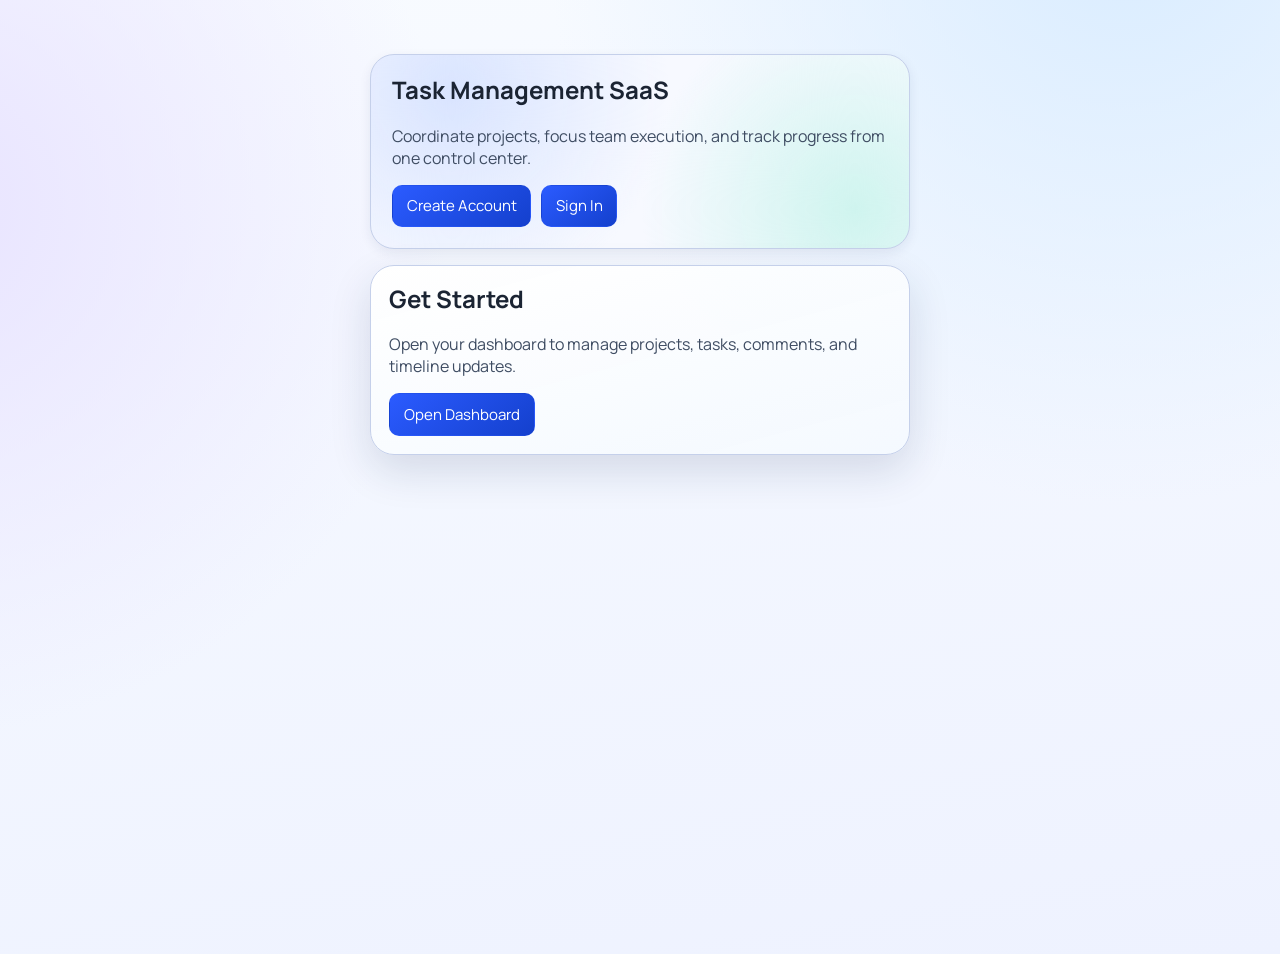
<file: target/classes/static/index.html>
<!DOCTYPE html>
<html lang="en">
<head>
  <meta charset="UTF-8" />
  <meta name="viewport" content="width=device-width, initial-scale=1.0" />
  <title>Task Management Platform</title>
  <link rel="stylesheet" href="style.css" />
</head>
<body>
  <a class="skip-link" href="#mainContent">Skip to content</a>
  <main class="container auth-shell" id="mainContent">
    <section class="auth-brand">
      <h1>Task Management SaaS</h1>
      <p>Coordinate projects, focus team execution, and track progress from one control center.</p>
      <div class="hero-actions">
        <a class="button-link" href="register.html">Create Account</a>
        <a class="button-link" href="login.html">Sign In</a>
      </div>
    </section>

    <section class="card">
      <h2>Get Started</h2>
      <p>Open your dashboard to manage projects, tasks, comments, and timeline updates.</p>
      <div class="actions">
        <a class="button-link" href="dashboard.html">Open Dashboard</a>
      </div>
    </section>
  </main>
</body>
</html>
</file>
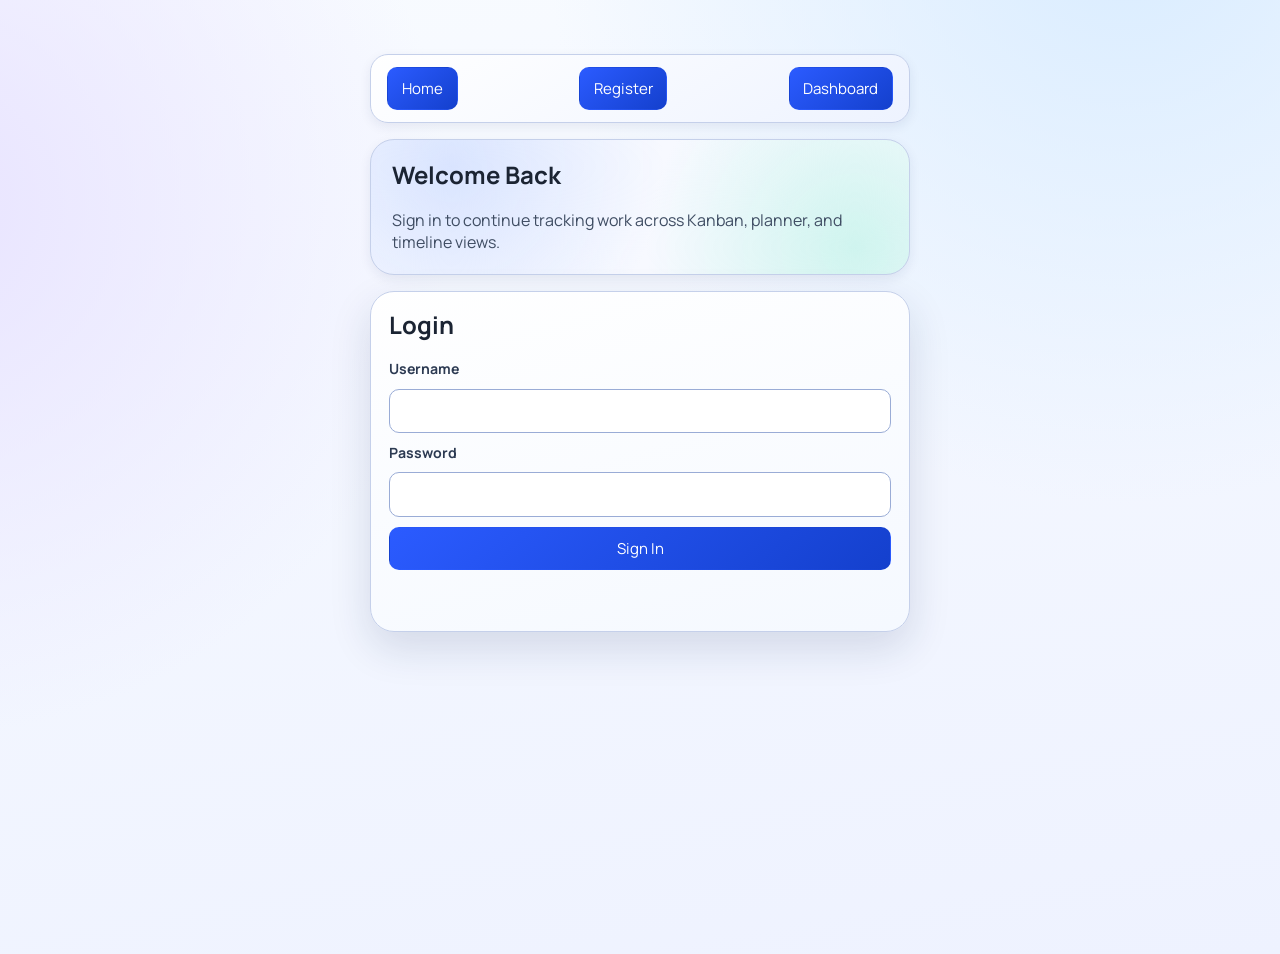
<file: target/classes/static/dashboard.html>
<!DOCTYPE html>
<html lang="en">
<head>
  <meta charset="UTF-8" />
  <meta name="viewport" content="width=device-width, initial-scale=1.0" />
  <title>Dashboard | Task Management SaaS</title>
  <link rel="stylesheet" href="style.css" />
</head>
<body>
  <a class="skip-link" href="#taskBoardTitle">Skip to task board</a>
  <main class="container dashboard-shell">
    <nav class="top-nav glass">
      <div class="nav-left">
        <a class="button-link" href="index.html">Home</a>
        <a class="button-link" href="login.html">Login</a>
        <a class="button-link" href="register.html">Register</a>
      </div>
      <div class="nav-right">
        <span id="roleBadge" class="role-badge">Member</span>
        <button id="refreshBtn" type="button">Refresh</button>
        <button id="logoutBtn" type="button" class="danger-btn">Logout</button>
      </div>
    </nav>

    <section class="hero-card glass">
      <h1>Team Command Center</h1>
      <p id="heroSubtitle">Build projects, assign work, and monitor delivery in near real-time.</p>
      <p id="statusMessage" class="status" aria-live="polite"></p>
    </section>

    <section class="panel-grid search-notify-grid">
      <section class="card glass">
        <h2>Global Search</h2>
        <p class="section-note">Search tasks, projects, and users from one input.</p>
        <div class="search-row">
          <input id="globalSearchInput" type="search" placeholder="Search everything" />
          <button id="globalSearchBtn" type="button">Search</button>
        </div>
        <div id="globalSearchResults" class="search-results"></div>
      </section>

      <section class="card glass">
        <div class="notification-head">
          <h2>Notification Center</h2>
          <div class="notification-actions">
            <button id="refreshNotificationsBtn" type="button">Refresh</button>
            <button id="markAllNotificationsBtn" type="button">Mark All Read</button>
          </div>
        </div>
        <p class="section-note">Assignments, mentions, due-soon, and overdue alerts.</p>
        <div id="notificationList" class="notification-list"></div>
      </section>
    </section>

    <section id="landingCards" class="role-cards" aria-label="Role-focused quick actions"></section>

    <section class="quick-actions card glass">
      <button id="jumpProjectBtn" type="button">Jump to Projects</button>
      <button id="jumpTaskBtn" type="button">Jump to Create Task</button>
      <button id="clearFiltersBtn" type="button">Clear Filters</button>
    </section>

    <section class="metrics-grid" aria-label="Task metrics">
      <article class="metric-card">
        <h3>Total Tasks</h3>
        <p id="metricTotal" class="metric-value">0</p>
      </article>
      <article class="metric-card todo">
        <h3>TODO</h3>
        <p id="metricTodo" class="metric-value">0</p>
      </article>
      <article class="metric-card progress">
        <h3>IN PROGRESS</h3>
        <p id="metricProgress" class="metric-value">0</p>
      </article>
      <article class="metric-card done">
        <h3>DONE</h3>
        <p id="metricDone" class="metric-value">0</p>
      </article>
    </section>

    <section class="panel-grid">
      <section class="card glass" id="projectPanel">
        <h2 id="projectPanelTitle">Project Management</h2>
        <p id="projectSectionNote" class="section-note"></p>
        <form id="projectForm">
          <label for="projectName">Project Name</label>
          <input id="projectName" type="text" required />
          <button type="submit">Create Project</button>
        </form>
        <h3 id="projectListTitle">Active Projects</h3>
        <div id="projectList" class="project-grid"></div>
      </section>

      <section class="card glass">
        <h2 id="taskCreateTitle">Create Task</h2>
        <form id="taskForm">
          <label for="taskDesc">Task Description</label>
          <input id="taskDesc" type="text" required />

          <label for="taskDueDate">Due Date</label>
          <input id="taskDueDate" type="date" />

          <label for="taskStatus">Status</label>
          <select id="taskStatus">
            <option value="TODO">TODO</option>
            <option value="IN_PROGRESS">IN_PROGRESS</option>
            <option value="DONE">DONE</option>
          </select>

          <label for="taskProjectId">Project</label>
          <select id="taskProjectId" required></select>

          <label for="taskUserId">Assign To (optional)</label>
          <select id="taskUserId">
            <option value="">Unassigned</option>
          </select>

          <button type="submit">Create Task</button>
        </form>
      </section>
    </section>

    <section class="card glass" id="taskBoardSection">
      <div class="task-header">
        <h2 id="taskBoardTitle">Kanban Board</h2>
        <p id="taskBoardNote" class="section-note"></p>
        <div class="view-switcher">
          <button id="viewKanbanBtn" type="button" class="is-active">Kanban</button>
          <button id="viewCalendarBtn" type="button">Weekly Planner</button>
          <button id="viewTimelineBtn" type="button">Timeline</button>
        </div>
        <div class="filter-row">
          <select id="filterProjectIds" multiple size="4" aria-label="Filter projects"></select>
          <select id="filterUserIds" multiple size="4" aria-label="Filter assignees"></select>
          <select id="filterStatuses" multiple size="3" aria-label="Filter statuses">
            <option value="TODO">TODO</option>
            <option value="IN_PROGRESS">IN_PROGRESS</option>
            <option value="DONE">DONE</option>
          </select>
          <input id="filterQuery" type="text" placeholder="Search description, project, assignee" />
          <button id="applyFiltersBtn" type="button">Apply Filters</button>
          <button id="saveFilterBtn" type="button">Save Current Filter</button>
        </div>
        <div id="filterBadges" class="filter-badges"></div>
        <div class="saved-filters-row">
          <label for="savedFilters">Saved Filters</label>
          <div id="savedFilters" class="saved-filters"></div>
        </div>
      </div>
      <section id="kanbanBoard" class="kanban-board" aria-label="Kanban board">
        <div class="kanban-column" data-status="TODO">
          <h3>TODO <span id="colTodoCount" class="count-chip">0</span></h3>
          <div class="kanban-dropzone" id="todoLane"></div>
        </div>
        <div class="kanban-column" data-status="IN_PROGRESS">
          <h3>IN PROGRESS <span id="colProgressCount" class="count-chip">0</span></h3>
          <div class="kanban-dropzone" id="progressLane"></div>
        </div>
        <div class="kanban-column" data-status="DONE">
          <h3>DONE <span id="colDoneCount" class="count-chip">0</span></h3>
          <div class="kanban-dropzone" id="doneLane"></div>
        </div>
      </section>

      <section id="calendarView" class="alt-view hidden" aria-label="Weekly planner"></section>
      <section id="timelineView" class="alt-view hidden" aria-label="Milestone timeline"></section>

      <section id="taskOnboarding" class="onboarding-box hidden" aria-label="Task onboarding"></section>
    </section>

    <aside id="taskDrawer" class="task-drawer" aria-label="Task details" aria-hidden="true">
      <div class="drawer-head">
        <h3 id="drawerTitle">Task Details</h3>
        <button id="closeDrawerBtn" type="button" class="danger-btn">Close</button>
      </div>
      <form id="drawerTaskForm" class="drawer-form">
        <input id="drawerTaskId" type="hidden" />
        <label for="drawerDescription">Description</label>
        <textarea id="drawerDescription" rows="3"></textarea>
        <label for="drawerAssignee">Assignee</label>
        <select id="drawerAssignee"></select>
        <label for="drawerStatus">Status</label>
        <select id="drawerStatus">
          <option value="TODO">TODO</option>
          <option value="IN_PROGRESS">IN_PROGRESS</option>
          <option value="DONE">DONE</option>
        </select>
        <label for="drawerDueDate">Due Date</label>
        <input id="drawerDueDate" type="date" />
        <button id="saveDrawerTaskBtn" type="submit">Save Task</button>
      </form>

      <section class="drawer-section">
        <h4>Comments</h4>
        <form id="drawerCommentForm" class="drawer-comment-form">
          <input id="drawerCommentInput" type="text" placeholder="Add a comment" required />
          <button type="submit">Post</button>
        </form>
        <div id="drawerComments" class="drawer-list"></div>
      </section>

      <section class="drawer-section">
        <h4>Activity</h4>
        <div id="drawerActivity" class="drawer-list"></div>
      </section>
    </aside>
  </main>

  <script src="dashboard.js"></script>
</body>
</html>
</file>
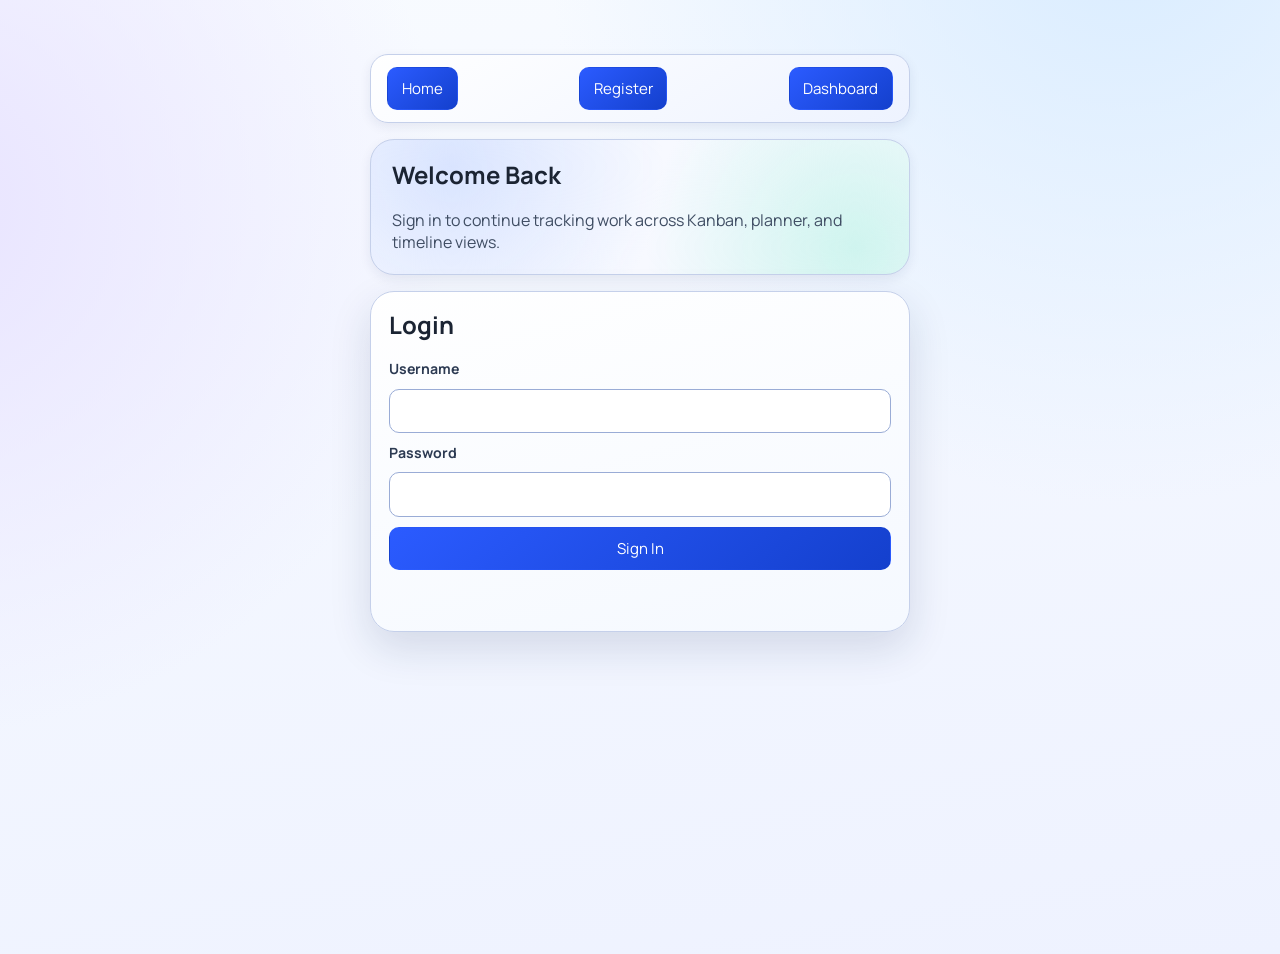
<file: target/classes/static/login.html>
<!DOCTYPE html>
<html lang="en">
<head>
  <meta charset="UTF-8" />
  <meta name="viewport" content="width=device-width, initial-scale=1.0" />
  <title>Login | Task Management SaaS</title>
  <link rel="stylesheet" href="style.css" />
</head>
<body>
  <a class="skip-link" href="#mainContent">Skip to content</a>
  <main class="container auth-shell" id="mainContent">
    <nav class="top-nav">
      <a class="button-link" href="index.html">Home</a>
      <a class="button-link" href="register.html">Register</a>
      <a class="button-link" href="dashboard.html">Dashboard</a>
    </nav>

    <section class="auth-brand">
      <h1>Welcome Back</h1>
      <p>Sign in to continue tracking work across Kanban, planner, and timeline views.</p>
    </section>

    <section class="card">
      <h2>Login</h2>
      <form id="loginForm">
        <label for="username">Username</label>
        <input id="username" type="text" required />

        <label for="password">Password</label>
        <input id="password" type="password" required />

        <button type="submit">Sign In</button>
      </form>
      <p id="statusMessage" class="status" aria-live="polite"></p>
    </section>
  </main>

  <script src="login.js"></script>
</body>
</html>
</file>
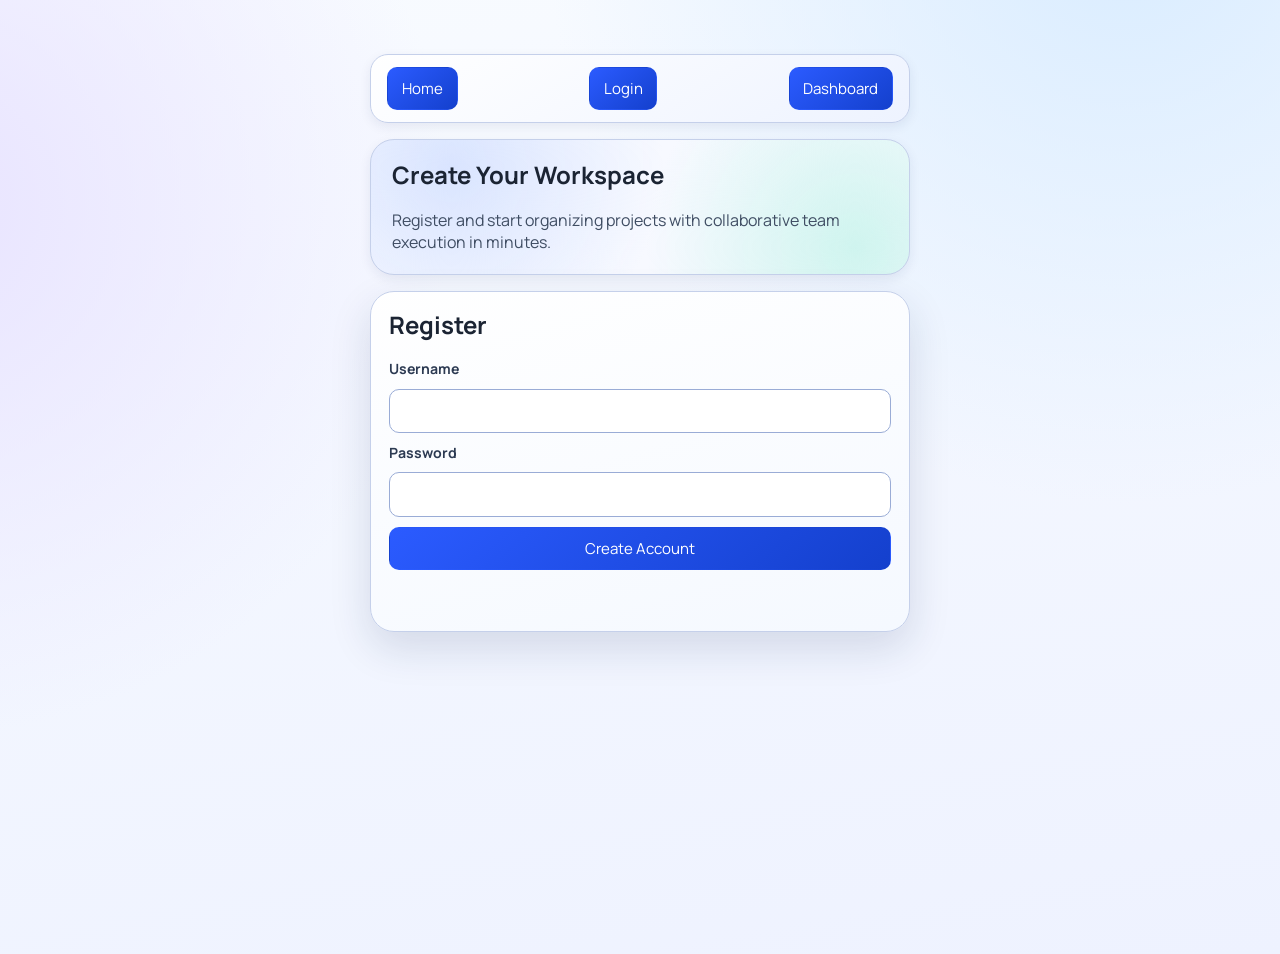
<file: target/classes/static/register.html>
<!DOCTYPE html>
<html lang="en">
<head>
  <meta charset="UTF-8" />
  <meta name="viewport" content="width=device-width, initial-scale=1.0" />
  <title>Register | Task Management SaaS</title>
  <link rel="stylesheet" href="style.css" />
</head>
<body>
  <a class="skip-link" href="#mainContent">Skip to content</a>
  <main class="container auth-shell" id="mainContent">
    <nav class="top-nav">
      <a class="button-link" href="index.html">Home</a>
      <a class="button-link" href="login.html">Login</a>
      <a class="button-link" href="dashboard.html">Dashboard</a>
    </nav>

    <section class="auth-brand">
      <h1>Create Your Workspace</h1>
      <p>Register and start organizing projects with collaborative team execution in minutes.</p>
    </section>

    <section class="card">
      <h2>Register</h2>
      <form id="registerForm">
        <label for="username">Username</label>
        <input id="username" type="text" required />

        <label for="password">Password</label>
        <input id="password" type="password" required />

        <button type="submit">Create Account</button>
      </form>
      <p id="statusMessage" class="status" aria-live="polite"></p>
    </section>
  </main>

  <script src="register.js"></script>
</body>
</html>
</file>
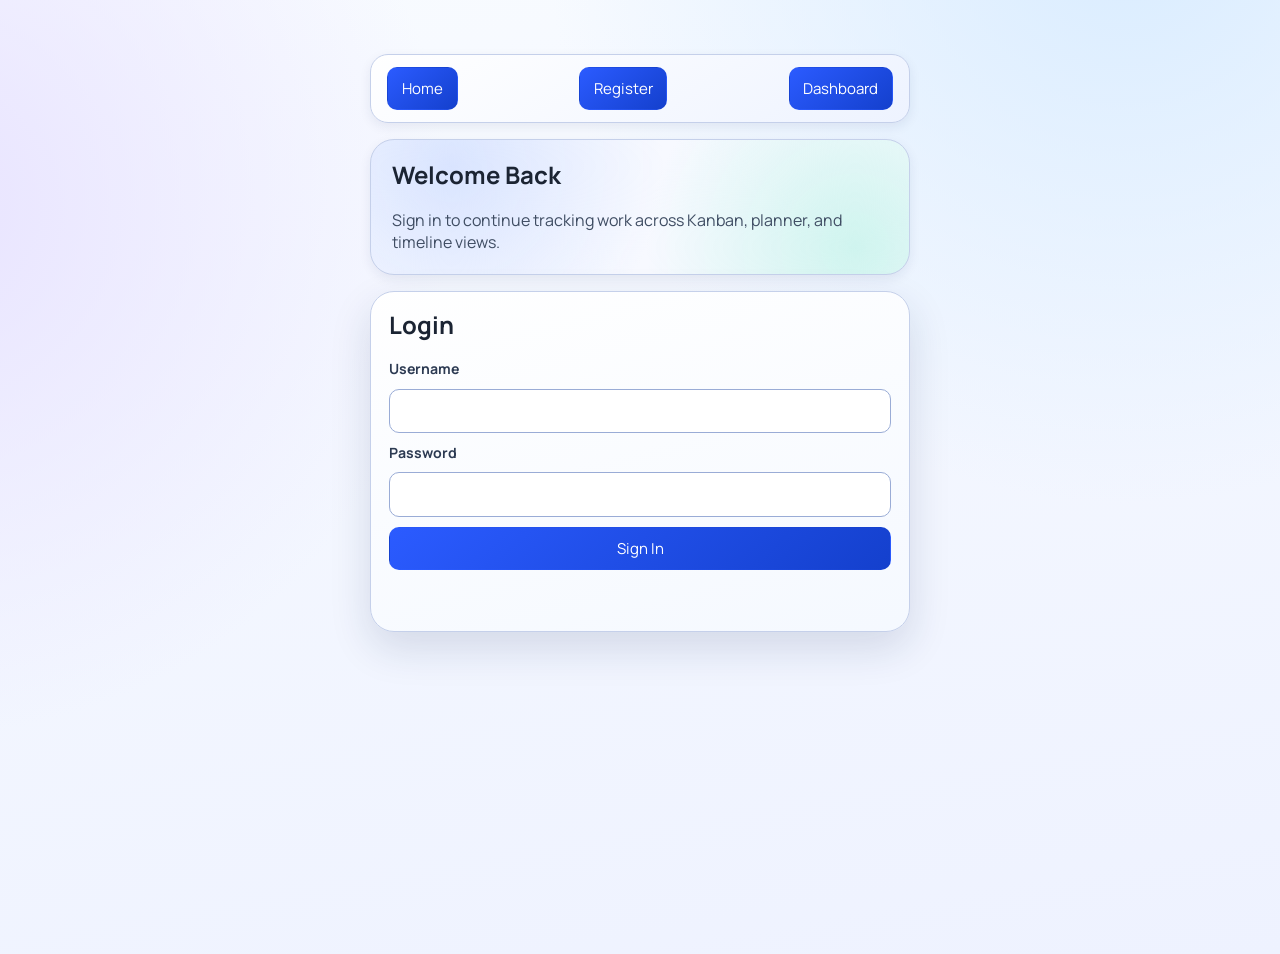
<file: src/main/resources/static/dashboard.html>
<!DOCTYPE html>
<html lang="en">
<head>
  <meta charset="UTF-8" />
  <meta name="viewport" content="width=device-width, initial-scale=1.0" />
  <title>Dashboard | Task Management SaaS</title>
  <link rel="stylesheet" href="style.css" />
</head>
<body>
  <a class="skip-link" href="#taskBoardTitle">Skip to task board</a>
  <main class="container dashboard-shell">
    <nav class="top-nav glass">
      <div class="nav-left">
        <a class="button-link" href="index.html">Home</a>
        <a class="button-link" href="login.html">Login</a>
        <a class="button-link" href="register.html">Register</a>
      </div>
      <div class="nav-right">
        <span id="roleBadge" class="role-badge">Member</span>
        <button id="refreshBtn" type="button">Refresh</button>
        <button id="logoutBtn" type="button" class="danger-btn">Logout</button>
      </div>
    </nav>

    <section class="hero-card glass">
      <h1>Team Command Center</h1>
      <p id="heroSubtitle">Build projects, assign work, and monitor delivery in near real-time.</p>
      <p id="statusMessage" class="status" aria-live="polite"></p>
    </section>

    <section class="panel-grid search-notify-grid">
      <section class="card glass">
        <h2>Global Search</h2>
        <p class="section-note">Search tasks, projects, and users from one input.</p>
        <div class="search-row">
          <input id="globalSearchInput" type="search" placeholder="Search everything" />
          <button id="globalSearchBtn" type="button">Search</button>
        </div>
        <div id="globalSearchResults" class="search-results"></div>
      </section>

      <section class="card glass">
        <div class="notification-head">
          <h2>Notification Center</h2>
          <div class="notification-actions">
            <button id="refreshNotificationsBtn" type="button">Refresh</button>
            <button id="markAllNotificationsBtn" type="button">Mark All Read</button>
          </div>
        </div>
        <p class="section-note">Assignments, mentions, due-soon, and overdue alerts.</p>
        <div id="notificationList" class="notification-list"></div>
      </section>
    </section>

    <section id="landingCards" class="role-cards" aria-label="Role-focused quick actions"></section>

    <section class="quick-actions card glass">
      <button id="jumpProjectBtn" type="button">Jump to Projects</button>
      <button id="jumpTaskBtn" type="button">Jump to Create Task</button>
      <button id="clearFiltersBtn" type="button">Clear Filters</button>
    </section>

    <section class="metrics-grid" aria-label="Task metrics">
      <article class="metric-card">
        <h3>Total Tasks</h3>
        <p id="metricTotal" class="metric-value">0</p>
      </article>
      <article class="metric-card todo">
        <h3>TODO</h3>
        <p id="metricTodo" class="metric-value">0</p>
      </article>
      <article class="metric-card progress">
        <h3>IN PROGRESS</h3>
        <p id="metricProgress" class="metric-value">0</p>
      </article>
      <article class="metric-card done">
        <h3>DONE</h3>
        <p id="metricDone" class="metric-value">0</p>
      </article>
    </section>

    <section class="panel-grid">
      <section class="card glass" id="projectPanel">
        <h2 id="projectPanelTitle">Project Management</h2>
        <p id="projectSectionNote" class="section-note"></p>
        <form id="projectForm">
          <label for="projectName">Project Name</label>
          <input id="projectName" type="text" required />
          <button type="submit">Create Project</button>
        </form>
        <h3 id="projectListTitle">Active Projects</h3>
        <div id="projectList" class="project-grid"></div>
      </section>

      <section class="card glass">
        <h2 id="taskCreateTitle">Create Task</h2>
        <form id="taskForm">
          <label for="taskDesc">Task Description</label>
          <input id="taskDesc" type="text" required />

          <label for="taskDueDate">Due Date</label>
          <input id="taskDueDate" type="date" />

          <label for="taskStatus">Status</label>
          <select id="taskStatus">
            <option value="TODO">TODO</option>
            <option value="IN_PROGRESS">IN_PROGRESS</option>
            <option value="DONE">DONE</option>
          </select>

          <label for="taskProjectId">Project</label>
          <select id="taskProjectId" required></select>

          <label for="taskUserId">Assign To (optional)</label>
          <select id="taskUserId">
            <option value="">Unassigned</option>
          </select>

          <button type="submit">Create Task</button>
        </form>
      </section>
    </section>

    <section class="card glass" id="taskBoardSection">
      <div class="task-header">
        <h2 id="taskBoardTitle">Kanban Board</h2>
        <p id="taskBoardNote" class="section-note"></p>
        <div class="view-switcher">
          <button id="viewKanbanBtn" type="button" class="is-active">Kanban</button>
          <button id="viewCalendarBtn" type="button">Weekly Planner</button>
          <button id="viewTimelineBtn" type="button">Timeline</button>
        </div>
        <div class="filter-row">
          <select id="filterProjectIds" multiple size="4" aria-label="Filter projects"></select>
          <select id="filterUserIds" multiple size="4" aria-label="Filter assignees"></select>
          <select id="filterStatuses" multiple size="3" aria-label="Filter statuses">
            <option value="TODO">TODO</option>
            <option value="IN_PROGRESS">IN_PROGRESS</option>
            <option value="DONE">DONE</option>
          </select>
          <input id="filterQuery" type="text" placeholder="Search description, project, assignee" />
          <button id="applyFiltersBtn" type="button">Apply Filters</button>
          <button id="saveFilterBtn" type="button">Save Current Filter</button>
        </div>
        <div id="filterBadges" class="filter-badges"></div>
        <div class="saved-filters-row">
          <label for="savedFilters">Saved Filters</label>
          <div id="savedFilters" class="saved-filters"></div>
        </div>
      </div>
      <section id="kanbanBoard" class="kanban-board" aria-label="Kanban board">
        <div class="kanban-column" data-status="TODO">
          <h3>TODO <span id="colTodoCount" class="count-chip">0</span></h3>
          <div class="kanban-dropzone" id="todoLane"></div>
        </div>
        <div class="kanban-column" data-status="IN_PROGRESS">
          <h3>IN PROGRESS <span id="colProgressCount" class="count-chip">0</span></h3>
          <div class="kanban-dropzone" id="progressLane"></div>
        </div>
        <div class="kanban-column" data-status="DONE">
          <h3>DONE <span id="colDoneCount" class="count-chip">0</span></h3>
          <div class="kanban-dropzone" id="doneLane"></div>
        </div>
      </section>

      <section id="calendarView" class="alt-view hidden" aria-label="Weekly planner"></section>
      <section id="timelineView" class="alt-view hidden" aria-label="Milestone timeline"></section>

      <section id="taskOnboarding" class="onboarding-box hidden" aria-label="Task onboarding"></section>
    </section>

    <aside id="taskDrawer" class="task-drawer" aria-label="Task details" aria-hidden="true">
      <div class="drawer-head">
        <h3 id="drawerTitle">Task Details</h3>
        <button id="closeDrawerBtn" type="button" class="danger-btn">Close</button>
      </div>
      <form id="drawerTaskForm" class="drawer-form">
        <input id="drawerTaskId" type="hidden" />
        <label for="drawerDescription">Description</label>
        <textarea id="drawerDescription" rows="3"></textarea>
        <label for="drawerAssignee">Assignee</label>
        <select id="drawerAssignee"></select>
        <label for="drawerStatus">Status</label>
        <select id="drawerStatus">
          <option value="TODO">TODO</option>
          <option value="IN_PROGRESS">IN_PROGRESS</option>
          <option value="DONE">DONE</option>
        </select>
        <label for="drawerDueDate">Due Date</label>
        <input id="drawerDueDate" type="date" />
        <button id="saveDrawerTaskBtn" type="submit">Save Task</button>
      </form>

      <section class="drawer-section">
        <h4>Comments</h4>
        <form id="drawerCommentForm" class="drawer-comment-form">
          <input id="drawerCommentInput" type="text" placeholder="Add a comment" required />
          <button type="submit">Post</button>
        </form>
        <div id="drawerComments" class="drawer-list"></div>
      </section>

      <section class="drawer-section">
        <h4>Activity</h4>
        <div id="drawerActivity" class="drawer-list"></div>
      </section>
    </aside>
  </main>

  <script src="app-config.js"></script>
  <script src="dashboard.js"></script>
</body>
</html>
</file>
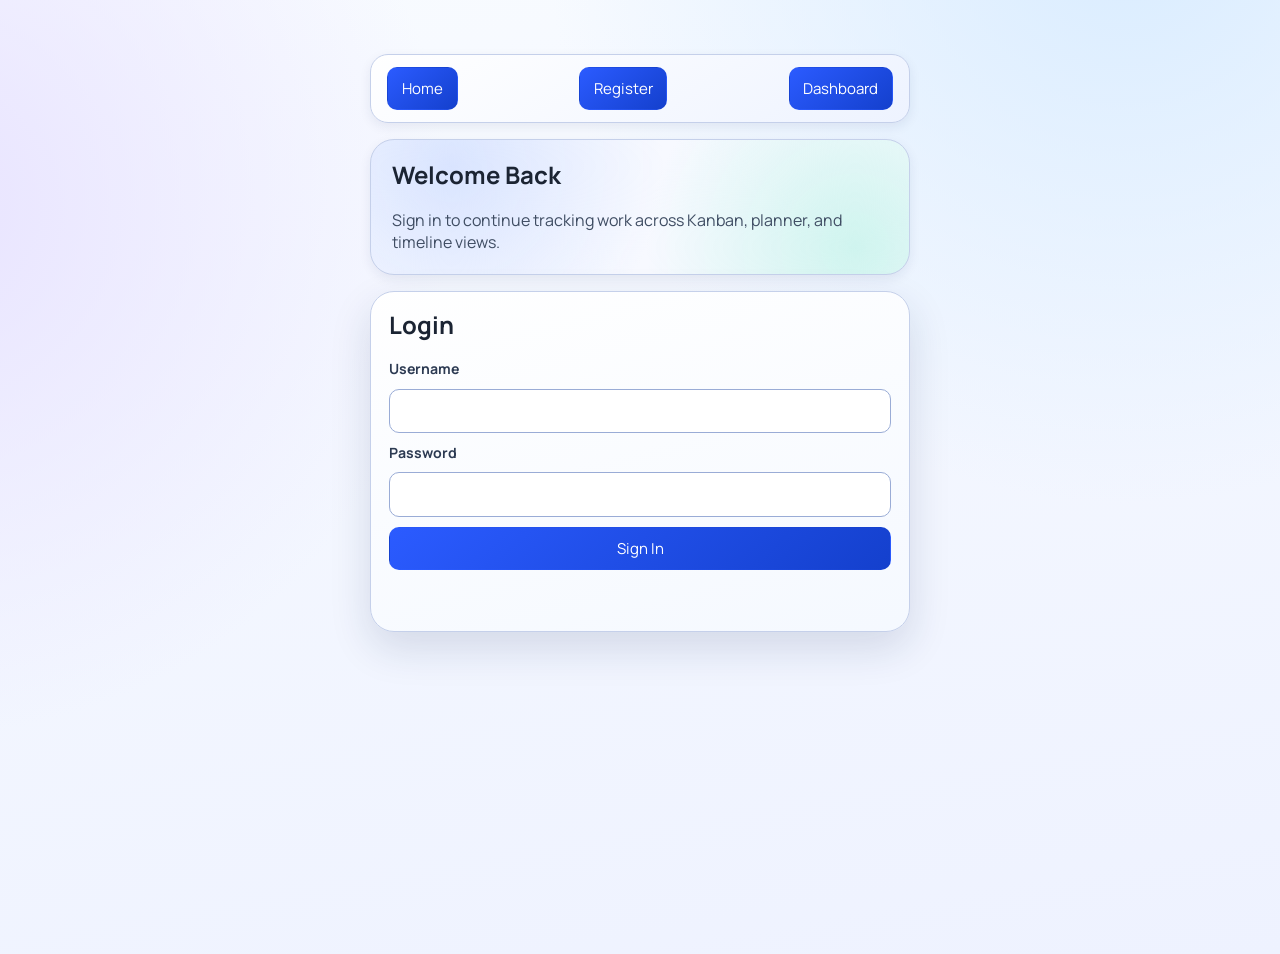
<file: src/main/resources/static/login.html>
<!DOCTYPE html>
<html lang="en">
<head>
  <meta charset="UTF-8" />
  <meta name="viewport" content="width=device-width, initial-scale=1.0" />
  <title>Login | Task Management SaaS</title>
  <link rel="stylesheet" href="style.css" />
</head>
<body>
  <a class="skip-link" href="#mainContent">Skip to content</a>
  <main class="container auth-shell" id="mainContent">
    <nav class="top-nav">
      <a class="button-link" href="index.html">Home</a>
      <a class="button-link" href="register.html">Register</a>
      <a class="button-link" href="dashboard.html">Dashboard</a>
    </nav>

    <section class="auth-brand">
      <h1>Welcome Back</h1>
      <p>Sign in to continue tracking work across Kanban, planner, and timeline views.</p>
    </section>

    <section class="card">
      <h2>Login</h2>
      <form id="loginForm">
        <label for="username">Username</label>
        <input id="username" type="text" required />

        <label for="password">Password</label>
        <input id="password" type="password" required />

        <button type="submit">Sign In</button>
      </form>
      <p id="statusMessage" class="status" aria-live="polite"></p>
    </section>
  </main>

  <script src="app-config.js"></script>
  <script src="login.js"></script>
</body>
</html>
</file>
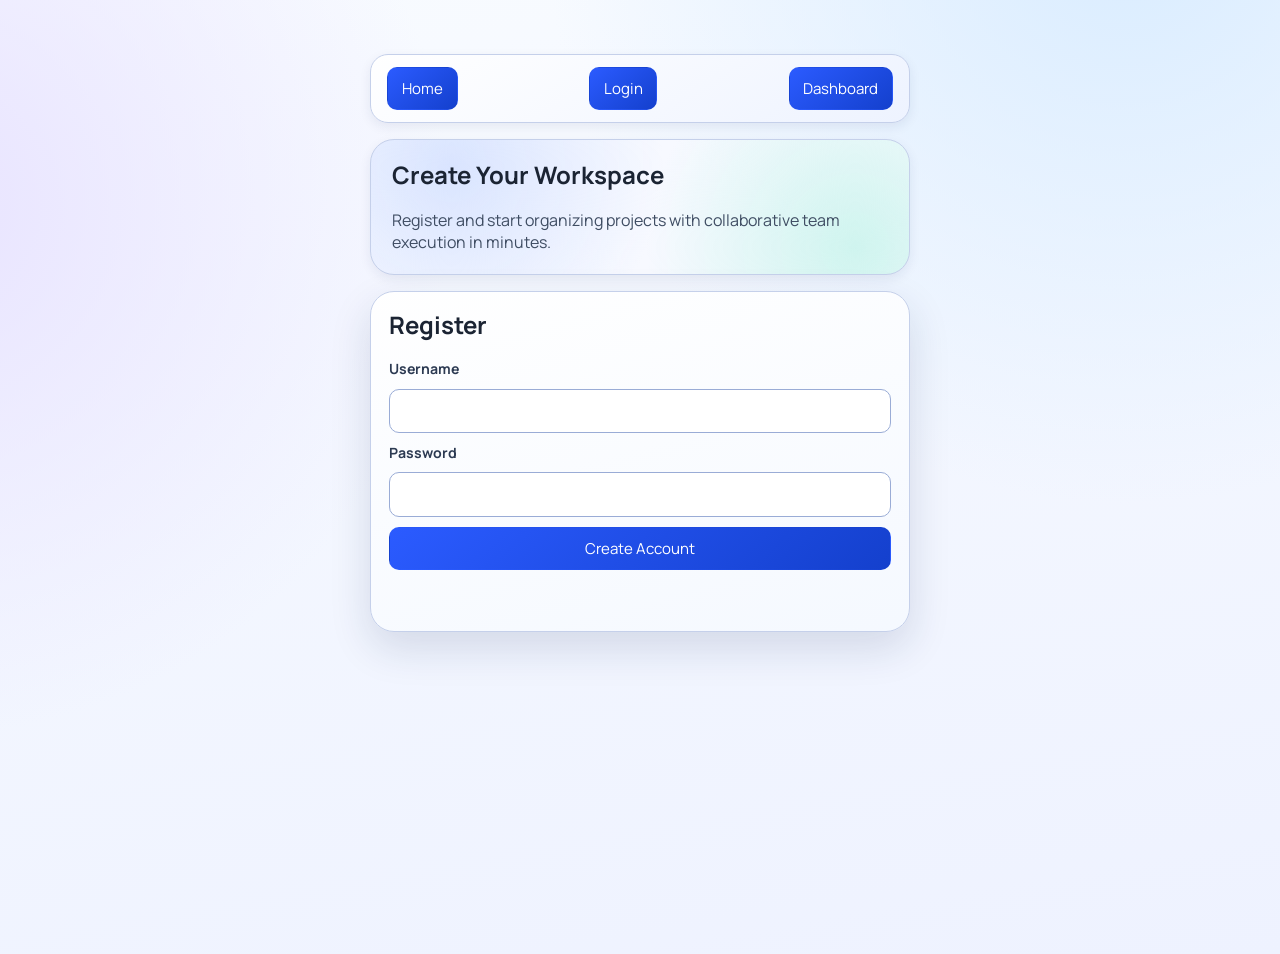
<file: src/main/resources/static/register.html>
<!DOCTYPE html>
<html lang="en">
<head>
  <meta charset="UTF-8" />
  <meta name="viewport" content="width=device-width, initial-scale=1.0" />
  <title>Register | Task Management SaaS</title>
  <link rel="stylesheet" href="style.css" />
</head>
<body>
  <a class="skip-link" href="#mainContent">Skip to content</a>
  <main class="container auth-shell" id="mainContent">
    <nav class="top-nav">
      <a class="button-link" href="index.html">Home</a>
      <a class="button-link" href="login.html">Login</a>
      <a class="button-link" href="dashboard.html">Dashboard</a>
    </nav>

    <section class="auth-brand">
      <h1>Create Your Workspace</h1>
      <p>Register and start organizing projects with collaborative team execution in minutes.</p>
    </section>

    <section class="card">
      <h2>Register</h2>
      <form id="registerForm">
        <label for="username">Username</label>
        <input id="username" type="text" required />

        <label for="password">Password</label>
        <input id="password" type="password" required />

        <button type="submit">Create Account</button>
      </form>
      <p id="statusMessage" class="status" aria-live="polite"></p>
    </section>
  </main>

  <script src="app-config.js"></script>
  <script src="register.js"></script>
</body>
</html>
</file>
<file: target/classes/static/style.css>
@import url("https://fonts.googleapis.com/css2?family=Manrope:wght@400;500;600;700;800&display=swap");

:root {
  --surface-0: #f6f8ff;
  --surface-1: #ffffff;
  --surface-2: #eef2ff;
  --text-strong: #1b2433;
  --text-muted: #3f4d63;
  --primary: #2b5bff;
  --primary-dark: #1440cd;
  --primary-soft: #dfe8ff;
  --danger: #b4232b;
  --success: #0c7a4c;
  --warning: #a55a00;
  --border: #c5d0ea;
  --focus: #0c63ff;
  --radius-xs: 10px;
  --radius-sm: 14px;
  --radius-md: 18px;
  --radius-lg: 24px;
  --shadow-sm: 0 4px 12px rgba(21, 40, 84, 0.08);
  --shadow-md: 0 16px 42px rgba(21, 40, 84, 0.14);
}

* {
  box-sizing: border-box;
}

body {
  margin: 0;
  min-height: 100vh;
  color: var(--text-strong);
  font-family: "Manrope", "Segoe UI", sans-serif;
  background:
    radial-gradient(circle at 88% -8%, #d9ecff 0, transparent 38%),
    radial-gradient(circle at -6% 22%, #e8e3ff 0, transparent 34%),
    linear-gradient(170deg, #f8fbff 0%, #eef2ff 100%);
}

h1,
h2,
h3,
h4 {
  margin-top: 0;
  color: var(--text-strong);
  line-height: 1.2;
}

p {
  color: var(--text-muted);
}

a {
  color: var(--primary-dark);
}

.container {
  width: min(1220px, 94%);
  margin: 1.5rem auto 2.75rem;
  position: relative;
}

.skip-link {
  position: absolute;
  top: -42px;
  left: 10px;
  z-index: 120;
  background: #102242;
  color: #fff;
  padding: 0.45rem 0.7rem;
  border-radius: 8px;
  text-decoration: none;
}

.skip-link:focus-visible {
  top: 10px;
}

.card {
  background: linear-gradient(165deg, rgba(255, 255, 255, 0.96), rgba(245, 249, 255, 0.95));
  border: 1px solid var(--border);
  border-radius: var(--radius-md);
  padding: 1.15rem;
  margin-bottom: 1.15rem;
  box-shadow: var(--shadow-md);
}

.glass {
  backdrop-filter: blur(10px);
}

.top-nav {
  display: flex;
  justify-content: space-between;
  align-items: center;
  gap: 0.75rem;
  flex-wrap: wrap;
  margin-bottom: 1rem;
  padding: 0.75rem 1rem;
  border-radius: var(--radius-md);
  border: 1px solid var(--border);
  background: linear-gradient(150deg, rgba(255, 255, 255, 0.98), rgba(238, 243, 255, 0.94));
  box-shadow: var(--shadow-sm);
}

.nav-left,
.nav-right,
.actions {
  display: flex;
  gap: 0.6rem;
  flex-wrap: wrap;
  align-items: center;
}

form {
  display: flex;
  flex-direction: column;
  gap: 0.65rem;
}

label {
  font-size: 0.88rem;
  font-weight: 700;
  color: #2c3a52;
}

input,
select,
textarea,
button,
.button-link {
  border-radius: var(--radius-xs);
  font-size: 0.94rem;
  font-family: inherit;
}

input,
select,
textarea {
  border: 1px solid #9aacd6;
  padding: 0.66rem 0.72rem;
  background: #fff;
  color: #17263f;
}

input::placeholder,
textarea::placeholder {
  color: #566683;
}

select[multiple] {
  min-width: 190px;
}

button,
.button-link {
  background: linear-gradient(140deg, var(--primary) 0%, var(--primary-dark) 100%);
  color: #fff;
  border: 1px solid transparent;
  padding: 0.62rem 0.86rem;
  cursor: pointer;
  text-decoration: none;
  display: inline-flex;
  align-items: center;
  justify-content: center;
  transition: transform 0.18s ease, box-shadow 0.18s ease, background 0.18s ease;
}

button:hover,
.button-link:hover {
  transform: translateY(-1px);
  box-shadow: 0 8px 16px rgba(31, 77, 220, 0.3);
}

.danger-btn {
  background: linear-gradient(150deg, #cb303d, #951727);
}

.danger-btn:hover {
  box-shadow: 0 8px 16px rgba(149, 23, 39, 0.3);
}

input:focus-visible,
select:focus-visible,
textarea:focus-visible,
button:focus-visible,
.button-link:focus-visible,
.kanban-card:focus-visible,
.planner-task:focus-visible {
  outline: 3px solid var(--focus);
  outline-offset: 2px;
  box-shadow: 0 0 0 6px rgba(12, 99, 255, 0.22);
}

.role-badge {
  display: inline-flex;
  align-items: center;
  padding: 0.34rem 0.72rem;
  border-radius: 999px;
  background: #213b88;
  color: #fff;
  font-size: 0.79rem;
  font-weight: 700;
  letter-spacing: 0.04em;
  text-transform: uppercase;
}

.dashboard-shell {
  animation: fade-in 0.45s ease;
}

.hero-card {
  border-radius: var(--radius-lg);
  padding: 1.3rem;
  margin-bottom: 1rem;
  background:
    radial-gradient(circle at 0% 0%, rgba(222, 232, 255, 0.92), transparent 50%),
    radial-gradient(circle at 100% 100%, rgba(215, 245, 238, 0.92), transparent 52%),
    #f8faff;
  border: 1px solid var(--border);
}

.hero-card h1 {
  margin-bottom: 0.5rem;
  font-weight: 800;
  letter-spacing: 0.01em;
}

.status {
  margin-top: 0.55rem;
  min-height: 1.2rem;
  font-size: 0.9rem;
  font-weight: 700;
}

.status.error {
  color: #9f1626;
}

.status.success {
  color: #0d7448;
}

.role-cards {
  display: grid;
  grid-template-columns: repeat(auto-fit, minmax(220px, 1fr));
  gap: 0.82rem;
  margin-bottom: 1rem;
}

.role-card {
  border-radius: var(--radius-sm);
  border: 1px solid var(--border);
  background: #fdfdff;
  padding: 0.9rem;
  box-shadow: var(--shadow-sm);
}

.role-card.admin-card {
  background: linear-gradient(140deg, #f4f7ff, #ebf4ff);
}

.role-card.member-card {
  background: linear-gradient(140deg, #f5f5ff, #edf6ff);
}

.quick-actions {
  display: flex;
  flex-wrap: wrap;
  gap: 0.55rem;
  margin-bottom: 1rem;
}

.metrics-grid {
  display: grid;
  grid-template-columns: repeat(4, minmax(0, 1fr));
  gap: 0.85rem;
  margin-bottom: 1rem;
}

.metric-card {
  background: #fdfdff;
  border: 1px solid var(--border);
  border-radius: var(--radius-sm);
  padding: 0.8rem;
  box-shadow: var(--shadow-sm);
}

.metric-card.todo {
  border-left: 6px solid #a55a00;
}

.metric-card.progress {
  border-left: 6px solid #1558cc;
}

.metric-card.done {
  border-left: 6px solid #0c7a4c;
}

.metric-value {
  margin: 0.18rem 0 0;
  font-size: 1.72rem;
  font-weight: 800;
  color: #13253e;
}

.panel-grid {
  display: grid;
  grid-template-columns: repeat(2, minmax(0, 1fr));
  gap: 0.95rem;
}

.section-note {
  margin-top: -0.15rem;
  margin-bottom: 0.8rem;
  font-size: 0.9rem;
}

.hidden {
  display: none !important;
}

.project-grid {
  display: grid;
  gap: 0.72rem;
  margin-top: 0.55rem;
}

.project-item {
  border: 1px solid var(--border);
  border-radius: var(--radius-sm);
  background: #fbfdff;
  padding: 0.82rem;
}

.project-admin-card {
  display: flex;
  justify-content: space-between;
  gap: 0.8rem;
  align-items: flex-start;
}

.project-title {
  margin: 0 0 0.35rem;
}

.project-meta {
  margin: 0 0 0.5rem;
  font-size: 0.87rem;
}

.project-actions {
  min-width: min(320px, 100%);
  display: grid;
  gap: 0.5rem;
}

.members-wrap {
  display: flex;
  flex-wrap: wrap;
  gap: 0.42rem;
}

.member-chip {
  display: inline-flex;
  align-items: center;
  gap: 0.35rem;
  background: #e9f0ff;
  border: 1px solid #bfd0f8;
  border-radius: 999px;
  padding: 0.25rem 0.5rem;
  font-size: 0.8rem;
}

.member-chip.owner {
  background: #ebf7ff;
  border-color: #b2dcff;
}

.member-chip button {
  padding: 0.1rem 0.35rem;
  font-size: 0.72rem;
}

.task-header {
  display: grid;
  gap: 0.68rem;
}

.filter-row {
  display: flex;
  flex-wrap: wrap;
  gap: 0.52rem;
  align-items: flex-start;
}

.filter-badges {
  display: flex;
  flex-wrap: wrap;
  gap: 0.35rem;
}

.filter-badge {
  background: #e9f0ff;
  border: 1px solid #bfd0f8;
  color: #213b88;
  border-radius: 999px;
  padding: 0.2rem 0.55rem;
  font-size: 0.79rem;
  font-weight: 700;
}

.saved-filters-row {
  display: grid;
  gap: 0.35rem;
}

.saved-filters {
  display: flex;
  flex-wrap: wrap;
  gap: 0.45rem;
}

.saved-filter-item {
  display: inline-flex;
  gap: 0.3rem;
  align-items: center;
}

.saved-filter-item button {
  padding: 0.35rem 0.55rem;
}

.search-notify-grid {
  margin-bottom: 1rem;
}

.search-row {
  display: flex;
  gap: 0.55rem;
  align-items: center;
}

.search-row input {
  flex: 1;
}

.search-results {
  margin-top: 0.7rem;
}

.search-result-grid {
  display: grid;
  grid-template-columns: repeat(3, minmax(0, 1fr));
  gap: 0.7rem;
}

.search-result-grid article {
  border: 1px solid var(--border);
  background: #fdfdff;
  border-radius: 12px;
  padding: 0.6rem;
}

.search-result-grid ul {
  margin: 0;
  padding: 0;
  list-style: none;
  display: grid;
  gap: 0.35rem;
}

.search-result-grid li button {
  width: 100%;
  text-align: left;
}

.notification-head {
  display: flex;
  justify-content: space-between;
  gap: 0.6rem;
  align-items: center;
}

.notification-actions {
  display: flex;
  gap: 0.45rem;
  flex-wrap: wrap;
}

.notification-list {
  display: grid;
  gap: 0.5rem;
}

.notification-item {
  border-radius: 12px;
  border: 1px solid var(--border);
  background: #fff;
  padding: 0.6rem;
  display: flex;
  justify-content: space-between;
  align-items: flex-start;
  gap: 0.5rem;
}

.notification-item.unread {
  border-left: 5px solid #1558cc;
}

.notification-item.read {
  opacity: 0.9;
}

.notification-type {
  margin: 0;
  font-weight: 800;
  color: #20376f;
}

.view-switcher {
  display: flex;
  gap: 0.42rem;
  flex-wrap: wrap;
}

.view-switcher button {
  background: #2a3a5f;
}

.view-switcher button.is-active {
  background: linear-gradient(140deg, var(--primary) 0%, var(--primary-dark) 100%);
}

.alt-view {
  margin-top: 0.82rem;
}

.planner-grid {
  display: grid;
  grid-template-columns: repeat(7, minmax(0, 1fr));
  gap: 0.52rem;
}

.planner-day {
  border: 1px solid var(--border);
  background: #fdfdff;
  border-radius: 12px;
  padding: 0.55rem;
}

.planner-items {
  display: grid;
  gap: 0.35rem;
}

.planner-task {
  width: 100%;
  text-align: left;
  font-size: 0.82rem;
  padding: 0.42rem 0.5rem;
}

.planner-task.todo {
  background: #8a4900;
}

.planner-task.in-progress {
  background: #124aa8;
}

.planner-task.done {
  background: #0a6f45;
}

.timeline-list {
  display: grid;
  gap: 0.55rem;
}

.timeline-item {
  border: 1px solid var(--border);
  border-radius: 12px;
  background: #fdfdff;
  padding: 0.6rem;
  display: grid;
  grid-template-columns: 140px 1fr auto;
  align-items: center;
  gap: 0.5rem;
}

.timeline-date {
  font-weight: 800;
  color: #20376f;
}

.timeline-item.todo {
  border-left: 5px solid #a55a00;
}

.timeline-item.in-progress {
  border-left: 5px solid #1558cc;
}

.timeline-item.done {
  border-left: 5px solid #0c7a4c;
}

.onboarding-box {
  border: 1px dashed #8ca2d6;
  border-radius: var(--radius-sm);
  background: #f2f6ff;
  padding: 0.82rem;
}

.kanban-board {
  margin-top: 0.8rem;
  display: grid;
  grid-template-columns: repeat(3, minmax(0, 1fr));
  gap: 0.8rem;
}

.kanban-column {
  border: 1px solid var(--border);
  border-radius: var(--radius-sm);
  background: linear-gradient(160deg, #fcfdff, #f4f7ff);
  padding: 0.6rem;
  min-height: 280px;
}

.count-chip {
  display: inline-block;
  border-radius: 999px;
  background: #ebf0ff;
  border: 1px solid #b8c9f4;
  padding: 0.05rem 0.45rem;
  font-size: 0.78rem;
  color: #253f7f;
}

.kanban-dropzone {
  display: grid;
  gap: 0.55rem;
  min-height: 220px;
  padding: 0.2rem;
  border-radius: 10px;
}

.kanban-dropzone.drag-over {
  background: #e9f0ff;
  border: 1px dashed #4e79df;
}

.kanban-card {
  border: 1px solid var(--border);
  border-radius: 12px;
  padding: 0.65rem;
  background: #fff;
  cursor: grab;
  box-shadow: var(--shadow-sm);
}

.kanban-card h4 {
  margin: 0 0 0.35rem;
}

.kanban-card p {
  margin: 0 0 0.35rem;
}

.task-meta {
  font-size: 0.82rem;
  color: var(--text-muted);
  margin-bottom: 0.5rem;
}

.task-drawer {
  position: fixed;
  top: 0;
  right: -420px;
  width: min(420px, 94vw);
  height: 100vh;
  background: #fcfdff;
  border-left: 1px solid var(--border);
  box-shadow: -8px 0 24px rgba(16, 34, 66, 0.18);
  transition: right 0.25s ease;
  padding: 1rem;
  overflow-y: auto;
  z-index: 50;
}

.task-drawer.open {
  right: 0;
}

.drawer-head {
  display: flex;
  justify-content: space-between;
  gap: 0.5rem;
  align-items: center;
}

.drawer-form,
.drawer-comment-form,
.drawer-section {
  display: grid;
  gap: 0.55rem;
  margin-top: 0.8rem;
}

.drawer-list {
  display: grid;
  gap: 0.5rem;
}

.drawer-item {
  border: 1px solid var(--border);
  border-radius: 10px;
  padding: 0.5rem;
  background: #fff;
}

.drawer-item p {
  margin: 0.25rem 0 0;
}

.hint {
  color: #4a5b74;
  font-size: 0.84rem;
}

.empty-state {
  margin: 0;
}

.auth-shell {
  max-width: 540px;
  margin: 6vh auto 0;
}

.auth-shell .card {
  border-radius: var(--radius-lg);
}

.auth-brand {
  margin-bottom: 1rem;
  padding: 1.3rem;
  border-radius: var(--radius-lg);
  background:
    radial-gradient(circle at 15% 20%, rgba(214, 226, 255, 0.9), transparent 45%),
    radial-gradient(circle at 90% 80%, rgba(203, 244, 237, 0.9), transparent 42%),
    #f7f9ff;
  border: 1px solid var(--border);
  box-shadow: var(--shadow-sm);
}

.auth-brand p {
  margin: 0;
}

.hero-actions {
  margin-top: 1rem;
  display: flex;
  flex-wrap: wrap;
  gap: 0.6rem;
}

.sr-only {
  position: absolute;
  width: 1px;
  height: 1px;
  padding: 0;
  margin: -1px;
  overflow: hidden;
  clip: rect(0, 0, 0, 0);
  border: 0;
}

@keyframes fade-in {
  from {
    opacity: 0;
    transform: translateY(8px);
  }
  to {
    opacity: 1;
    transform: translateY(0);
  }
}

@media (max-width: 1024px) {
  .panel-grid,
  .kanban-board,
  .planner-grid,
  .search-result-grid {
    grid-template-columns: 1fr;
  }

  .metrics-grid {
    grid-template-columns: repeat(2, minmax(0, 1fr));
  }

  .timeline-item {
    grid-template-columns: 1fr;
  }

  .project-admin-card {
    flex-direction: column;
  }
}

@media (max-width: 768px) {
  .container {
    width: min(100%, 96%);
    margin-top: 1rem;
    margin-bottom: 1.75rem;
  }

  .card,
  .hero-card,
  .top-nav {
    border-radius: 14px;
    padding: 0.9rem;
  }

  .task-drawer {
    width: 100vw;
    right: -100vw;
    border-left: none;
  }

  .quick-actions,
  .notification-head,
  .search-row {
    flex-direction: column;
    align-items: stretch;
  }
}

@media (max-width: 560px) {
  .metrics-grid,
  .role-cards {
    grid-template-columns: 1fr;
  }

  .filter-row {
    flex-direction: column;
  }

  .saved-filter-item,
  .nav-left,
  .nav-right,
  .actions {
    width: 100%;
  }

  .saved-filter-item button,
  .nav-left .button-link,
  .nav-right button,
  .actions .button-link {
    width: 100%;
  }

  select[multiple] {
    width: 100%;
    min-width: 100%;
  }
}
</file>
<file: src/main/resources/static/style.css>
@import url("https://fonts.googleapis.com/css2?family=Manrope:wght@400;500;600;700;800&display=swap");

:root {
  --surface-0: #f6f8ff;
  --surface-1: #ffffff;
  --surface-2: #eef2ff;
  --text-strong: #1b2433;
  --text-muted: #3f4d63;
  --primary: #2b5bff;
  --primary-dark: #1440cd;
  --primary-soft: #dfe8ff;
  --danger: #b4232b;
  --success: #0c7a4c;
  --warning: #a55a00;
  --border: #c5d0ea;
  --focus: #0c63ff;
  --radius-xs: 10px;
  --radius-sm: 14px;
  --radius-md: 18px;
  --radius-lg: 24px;
  --shadow-sm: 0 4px 12px rgba(21, 40, 84, 0.08);
  --shadow-md: 0 16px 42px rgba(21, 40, 84, 0.14);
}

* {
  box-sizing: border-box;
}

body {
  margin: 0;
  min-height: 100vh;
  color: var(--text-strong);
  font-family: "Manrope", "Segoe UI", sans-serif;
  background:
    radial-gradient(circle at 88% -8%, #d9ecff 0, transparent 38%),
    radial-gradient(circle at -6% 22%, #e8e3ff 0, transparent 34%),
    linear-gradient(170deg, #f8fbff 0%, #eef2ff 100%);
}

h1,
h2,
h3,
h4 {
  margin-top: 0;
  color: var(--text-strong);
  line-height: 1.2;
}

p {
  color: var(--text-muted);
}

a {
  color: var(--primary-dark);
}

.container {
  width: min(1220px, 94%);
  margin: 1.5rem auto 2.75rem;
  position: relative;
}

.skip-link {
  position: absolute;
  top: -42px;
  left: 10px;
  z-index: 120;
  background: #102242;
  color: #fff;
  padding: 0.45rem 0.7rem;
  border-radius: 8px;
  text-decoration: none;
}

.skip-link:focus-visible {
  top: 10px;
}

.card {
  background: linear-gradient(165deg, rgba(255, 255, 255, 0.96), rgba(245, 249, 255, 0.95));
  border: 1px solid var(--border);
  border-radius: var(--radius-md);
  padding: 1.15rem;
  margin-bottom: 1.15rem;
  box-shadow: var(--shadow-md);
}

.glass {
  backdrop-filter: blur(10px);
}

.top-nav {
  display: flex;
  justify-content: space-between;
  align-items: center;
  gap: 0.75rem;
  flex-wrap: wrap;
  margin-bottom: 1rem;
  padding: 0.75rem 1rem;
  border-radius: var(--radius-md);
  border: 1px solid var(--border);
  background: linear-gradient(150deg, rgba(255, 255, 255, 0.98), rgba(238, 243, 255, 0.94));
  box-shadow: var(--shadow-sm);
}

.nav-left,
.nav-right,
.actions {
  display: flex;
  gap: 0.6rem;
  flex-wrap: wrap;
  align-items: center;
}

form {
  display: flex;
  flex-direction: column;
  gap: 0.65rem;
}

label {
  font-size: 0.88rem;
  font-weight: 700;
  color: #2c3a52;
}

input,
select,
textarea,
button,
.button-link {
  border-radius: var(--radius-xs);
  font-size: 0.94rem;
  font-family: inherit;
}

input,
select,
textarea {
  border: 1px solid #9aacd6;
  padding: 0.66rem 0.72rem;
  background: #fff;
  color: #17263f;
}

input::placeholder,
textarea::placeholder {
  color: #566683;
}

select[multiple] {
  min-width: 190px;
}

button,
.button-link {
  background: linear-gradient(140deg, var(--primary) 0%, var(--primary-dark) 100%);
  color: #fff;
  border: 1px solid transparent;
  padding: 0.62rem 0.86rem;
  cursor: pointer;
  text-decoration: none;
  display: inline-flex;
  align-items: center;
  justify-content: center;
  transition: transform 0.18s ease, box-shadow 0.18s ease, background 0.18s ease;
}

button:hover,
.button-link:hover {
  transform: translateY(-1px);
  box-shadow: 0 8px 16px rgba(31, 77, 220, 0.3);
}

.danger-btn {
  background: linear-gradient(150deg, #cb303d, #951727);
}

.danger-btn:hover {
  box-shadow: 0 8px 16px rgba(149, 23, 39, 0.3);
}

input:focus-visible,
select:focus-visible,
textarea:focus-visible,
button:focus-visible,
.button-link:focus-visible,
.kanban-card:focus-visible,
.planner-task:focus-visible {
  outline: 3px solid var(--focus);
  outline-offset: 2px;
  box-shadow: 0 0 0 6px rgba(12, 99, 255, 0.22);
}

.role-badge {
  display: inline-flex;
  align-items: center;
  padding: 0.34rem 0.72rem;
  border-radius: 999px;
  background: #213b88;
  color: #fff;
  font-size: 0.79rem;
  font-weight: 700;
  letter-spacing: 0.04em;
  text-transform: uppercase;
}

.dashboard-shell {
  animation: fade-in 0.45s ease;
}

.hero-card {
  border-radius: var(--radius-lg);
  padding: 1.3rem;
  margin-bottom: 1rem;
  background:
    radial-gradient(circle at 0% 0%, rgba(222, 232, 255, 0.92), transparent 50%),
    radial-gradient(circle at 100% 100%, rgba(215, 245, 238, 0.92), transparent 52%),
    #f8faff;
  border: 1px solid var(--border);
}

.hero-card h1 {
  margin-bottom: 0.5rem;
  font-weight: 800;
  letter-spacing: 0.01em;
}

.status {
  margin-top: 0.55rem;
  min-height: 1.2rem;
  font-size: 0.9rem;
  font-weight: 700;
}

.status.error {
  color: #9f1626;
}

.status.success {
  color: #0d7448;
}

.role-cards {
  display: grid;
  grid-template-columns: repeat(auto-fit, minmax(220px, 1fr));
  gap: 0.82rem;
  margin-bottom: 1rem;
}

.role-card {
  border-radius: var(--radius-sm);
  border: 1px solid var(--border);
  background: #fdfdff;
  padding: 0.9rem;
  box-shadow: var(--shadow-sm);
}

.role-card.admin-card {
  background: linear-gradient(140deg, #f4f7ff, #ebf4ff);
}

.role-card.member-card {
  background: linear-gradient(140deg, #f5f5ff, #edf6ff);
}

.quick-actions {
  display: flex;
  flex-wrap: wrap;
  gap: 0.55rem;
  margin-bottom: 1rem;
}

.metrics-grid {
  display: grid;
  grid-template-columns: repeat(4, minmax(0, 1fr));
  gap: 0.85rem;
  margin-bottom: 1rem;
}

.metric-card {
  background: #fdfdff;
  border: 1px solid var(--border);
  border-radius: var(--radius-sm);
  padding: 0.8rem;
  box-shadow: var(--shadow-sm);
}

.metric-card.todo {
  border-left: 6px solid #a55a00;
}

.metric-card.progress {
  border-left: 6px solid #1558cc;
}

.metric-card.done {
  border-left: 6px solid #0c7a4c;
}

.metric-value {
  margin: 0.18rem 0 0;
  font-size: 1.72rem;
  font-weight: 800;
  color: #13253e;
}

.panel-grid {
  display: grid;
  grid-template-columns: repeat(2, minmax(0, 1fr));
  gap: 0.95rem;
}

.section-note {
  margin-top: -0.15rem;
  margin-bottom: 0.8rem;
  font-size: 0.9rem;
}

.hidden {
  display: none !important;
}

.project-grid {
  display: grid;
  gap: 0.72rem;
  margin-top: 0.55rem;
}

.project-item {
  border: 1px solid var(--border);
  border-radius: var(--radius-sm);
  background: #fbfdff;
  padding: 0.82rem;
}

.project-admin-card {
  display: flex;
  justify-content: space-between;
  gap: 0.8rem;
  align-items: flex-start;
}

.project-title {
  margin: 0 0 0.35rem;
}

.project-meta {
  margin: 0 0 0.5rem;
  font-size: 0.87rem;
}

.project-actions {
  min-width: min(320px, 100%);
  display: grid;
  gap: 0.5rem;
}

.members-wrap {
  display: flex;
  flex-wrap: wrap;
  gap: 0.42rem;
}

.member-chip {
  display: inline-flex;
  align-items: center;
  gap: 0.35rem;
  background: #e9f0ff;
  border: 1px solid #bfd0f8;
  border-radius: 999px;
  padding: 0.25rem 0.5rem;
  font-size: 0.8rem;
}

.member-chip.owner {
  background: #ebf7ff;
  border-color: #b2dcff;
}

.member-chip button {
  padding: 0.1rem 0.35rem;
  font-size: 0.72rem;
}

.task-header {
  display: grid;
  gap: 0.68rem;
}

.filter-row {
  display: flex;
  flex-wrap: wrap;
  gap: 0.52rem;
  align-items: flex-start;
}

.filter-badges {
  display: flex;
  flex-wrap: wrap;
  gap: 0.35rem;
}

.filter-badge {
  background: #e9f0ff;
  border: 1px solid #bfd0f8;
  color: #213b88;
  border-radius: 999px;
  padding: 0.2rem 0.55rem;
  font-size: 0.79rem;
  font-weight: 700;
}

.saved-filters-row {
  display: grid;
  gap: 0.35rem;
}

.saved-filters {
  display: flex;
  flex-wrap: wrap;
  gap: 0.45rem;
}

.saved-filter-item {
  display: inline-flex;
  gap: 0.3rem;
  align-items: center;
}

.saved-filter-item button {
  padding: 0.35rem 0.55rem;
}

.search-notify-grid {
  margin-bottom: 1rem;
}

.search-row {
  display: flex;
  gap: 0.55rem;
  align-items: center;
}

.search-row input {
  flex: 1;
}

.search-results {
  margin-top: 0.7rem;
}

.search-result-grid {
  display: grid;
  grid-template-columns: repeat(3, minmax(0, 1fr));
  gap: 0.7rem;
}

.search-result-grid article {
  border: 1px solid var(--border);
  background: #fdfdff;
  border-radius: 12px;
  padding: 0.6rem;
}

.search-result-grid ul {
  margin: 0;
  padding: 0;
  list-style: none;
  display: grid;
  gap: 0.35rem;
}

.search-result-grid li button {
  width: 100%;
  text-align: left;
}

.notification-head {
  display: flex;
  justify-content: space-between;
  gap: 0.6rem;
  align-items: center;
}

.notification-actions {
  display: flex;
  gap: 0.45rem;
  flex-wrap: wrap;
}

.notification-list {
  display: grid;
  gap: 0.5rem;
}

.notification-item {
  border-radius: 12px;
  border: 1px solid var(--border);
  background: #fff;
  padding: 0.6rem;
  display: flex;
  justify-content: space-between;
  align-items: flex-start;
  gap: 0.5rem;
}

.notification-item.unread {
  border-left: 5px solid #1558cc;
}

.notification-item.read {
  opacity: 0.9;
}

.notification-type {
  margin: 0;
  font-weight: 800;
  color: #20376f;
}

.view-switcher {
  display: flex;
  gap: 0.42rem;
  flex-wrap: wrap;
}

.view-switcher button {
  background: #2a3a5f;
}

.view-switcher button.is-active {
  background: linear-gradient(140deg, var(--primary) 0%, var(--primary-dark) 100%);
}

.alt-view {
  margin-top: 0.82rem;
}

.planner-grid {
  display: grid;
  grid-template-columns: repeat(7, minmax(0, 1fr));
  gap: 0.52rem;
}

.planner-day {
  border: 1px solid var(--border);
  background: #fdfdff;
  border-radius: 12px;
  padding: 0.55rem;
}

.planner-items {
  display: grid;
  gap: 0.35rem;
}

.planner-task {
  width: 100%;
  text-align: left;
  font-size: 0.82rem;
  padding: 0.42rem 0.5rem;
}

.planner-task.todo {
  background: #8a4900;
}

.planner-task.in-progress {
  background: #124aa8;
}

.planner-task.done {
  background: #0a6f45;
}

.timeline-list {
  display: grid;
  gap: 0.55rem;
}

.timeline-item {
  border: 1px solid var(--border);
  border-radius: 12px;
  background: #fdfdff;
  padding: 0.6rem;
  display: grid;
  grid-template-columns: 140px 1fr auto;
  align-items: center;
  gap: 0.5rem;
}

.timeline-date {
  font-weight: 800;
  color: #20376f;
}

.timeline-item.todo {
  border-left: 5px solid #a55a00;
}

.timeline-item.in-progress {
  border-left: 5px solid #1558cc;
}

.timeline-item.done {
  border-left: 5px solid #0c7a4c;
}

.onboarding-box {
  border: 1px dashed #8ca2d6;
  border-radius: var(--radius-sm);
  background: #f2f6ff;
  padding: 0.82rem;
}

.kanban-board {
  margin-top: 0.8rem;
  display: grid;
  grid-template-columns: repeat(3, minmax(0, 1fr));
  gap: 0.8rem;
}

.kanban-column {
  border: 1px solid var(--border);
  border-radius: var(--radius-sm);
  background: linear-gradient(160deg, #fcfdff, #f4f7ff);
  padding: 0.6rem;
  min-height: 280px;
}

.count-chip {
  display: inline-block;
  border-radius: 999px;
  background: #ebf0ff;
  border: 1px solid #b8c9f4;
  padding: 0.05rem 0.45rem;
  font-size: 0.78rem;
  color: #253f7f;
}

.kanban-dropzone {
  display: grid;
  gap: 0.55rem;
  min-height: 220px;
  padding: 0.2rem;
  border-radius: 10px;
}

.kanban-dropzone.drag-over {
  background: #e9f0ff;
  border: 1px dashed #4e79df;
}

.kanban-card {
  border: 1px solid var(--border);
  border-radius: 12px;
  padding: 0.65rem;
  background: #fff;
  cursor: grab;
  box-shadow: var(--shadow-sm);
}

.kanban-card h4 {
  margin: 0 0 0.35rem;
}

.kanban-card p {
  margin: 0 0 0.35rem;
}

.task-meta {
  font-size: 0.82rem;
  color: var(--text-muted);
  margin-bottom: 0.5rem;
}

.task-drawer {
  position: fixed;
  top: 0;
  right: -420px;
  width: min(420px, 94vw);
  height: 100vh;
  background: #fcfdff;
  border-left: 1px solid var(--border);
  box-shadow: -8px 0 24px rgba(16, 34, 66, 0.18);
  transition: right 0.25s ease;
  padding: 1rem;
  overflow-y: auto;
  z-index: 50;
}

.task-drawer.open {
  right: 0;
}

.drawer-head {
  display: flex;
  justify-content: space-between;
  gap: 0.5rem;
  align-items: center;
}

.drawer-form,
.drawer-comment-form,
.drawer-section {
  display: grid;
  gap: 0.55rem;
  margin-top: 0.8rem;
}

.drawer-list {
  display: grid;
  gap: 0.5rem;
}

.drawer-item {
  border: 1px solid var(--border);
  border-radius: 10px;
  padding: 0.5rem;
  background: #fff;
}

.drawer-item p {
  margin: 0.25rem 0 0;
}

.hint {
  color: #4a5b74;
  font-size: 0.84rem;
}

.empty-state {
  margin: 0;
}

.auth-shell {
  max-width: 540px;
  margin: 6vh auto 0;
}

.auth-shell .card {
  border-radius: var(--radius-lg);
}

.auth-brand {
  margin-bottom: 1rem;
  padding: 1.3rem;
  border-radius: var(--radius-lg);
  background:
    radial-gradient(circle at 15% 20%, rgba(214, 226, 255, 0.9), transparent 45%),
    radial-gradient(circle at 90% 80%, rgba(203, 244, 237, 0.9), transparent 42%),
    #f7f9ff;
  border: 1px solid var(--border);
  box-shadow: var(--shadow-sm);
}

.auth-brand p {
  margin: 0;
}

.hero-actions {
  margin-top: 1rem;
  display: flex;
  flex-wrap: wrap;
  gap: 0.6rem;
}

.sr-only {
  position: absolute;
  width: 1px;
  height: 1px;
  padding: 0;
  margin: -1px;
  overflow: hidden;
  clip: rect(0, 0, 0, 0);
  border: 0;
}

@keyframes fade-in {
  from {
    opacity: 0;
    transform: translateY(8px);
  }
  to {
    opacity: 1;
    transform: translateY(0);
  }
}

@media (max-width: 1024px) {
  .panel-grid,
  .kanban-board,
  .planner-grid,
  .search-result-grid {
    grid-template-columns: 1fr;
  }

  .metrics-grid {
    grid-template-columns: repeat(2, minmax(0, 1fr));
  }

  .timeline-item {
    grid-template-columns: 1fr;
  }

  .project-admin-card {
    flex-direction: column;
  }
}

@media (max-width: 768px) {
  .container {
    width: min(100%, 96%);
    margin-top: 1rem;
    margin-bottom: 1.75rem;
  }

  .card,
  .hero-card,
  .top-nav {
    border-radius: 14px;
    padding: 0.9rem;
  }

  .task-drawer {
    width: 100vw;
    right: -100vw;
    border-left: none;
  }

  .quick-actions,
  .notification-head,
  .search-row {
    flex-direction: column;
    align-items: stretch;
  }
}

@media (max-width: 560px) {
  .metrics-grid,
  .role-cards {
    grid-template-columns: 1fr;
  }

  .filter-row {
    flex-direction: column;
  }

  .saved-filter-item,
  .nav-left,
  .nav-right,
  .actions {
    width: 100%;
  }

  .saved-filter-item button,
  .nav-left .button-link,
  .nav-right button,
  .actions .button-link {
    width: 100%;
  }

  select[multiple] {
    width: 100%;
    min-width: 100%;
  }
}
</file>
